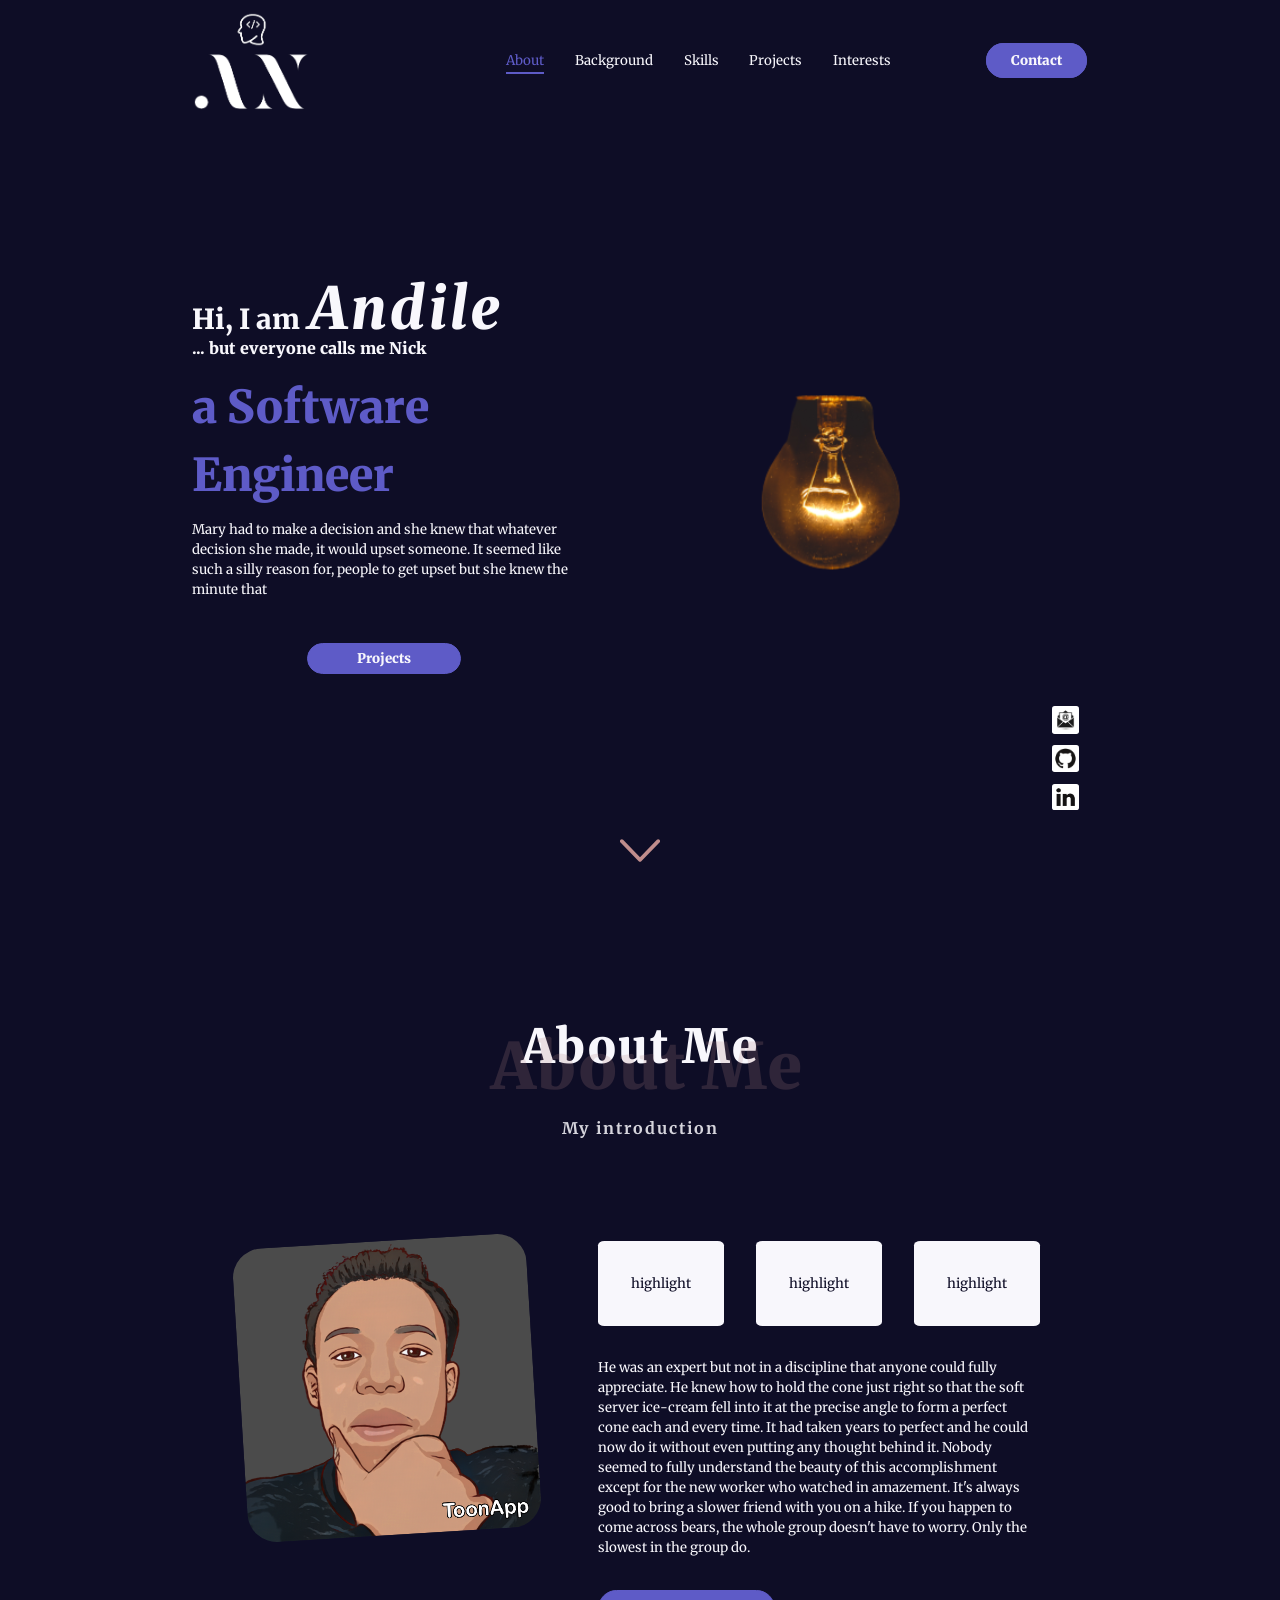
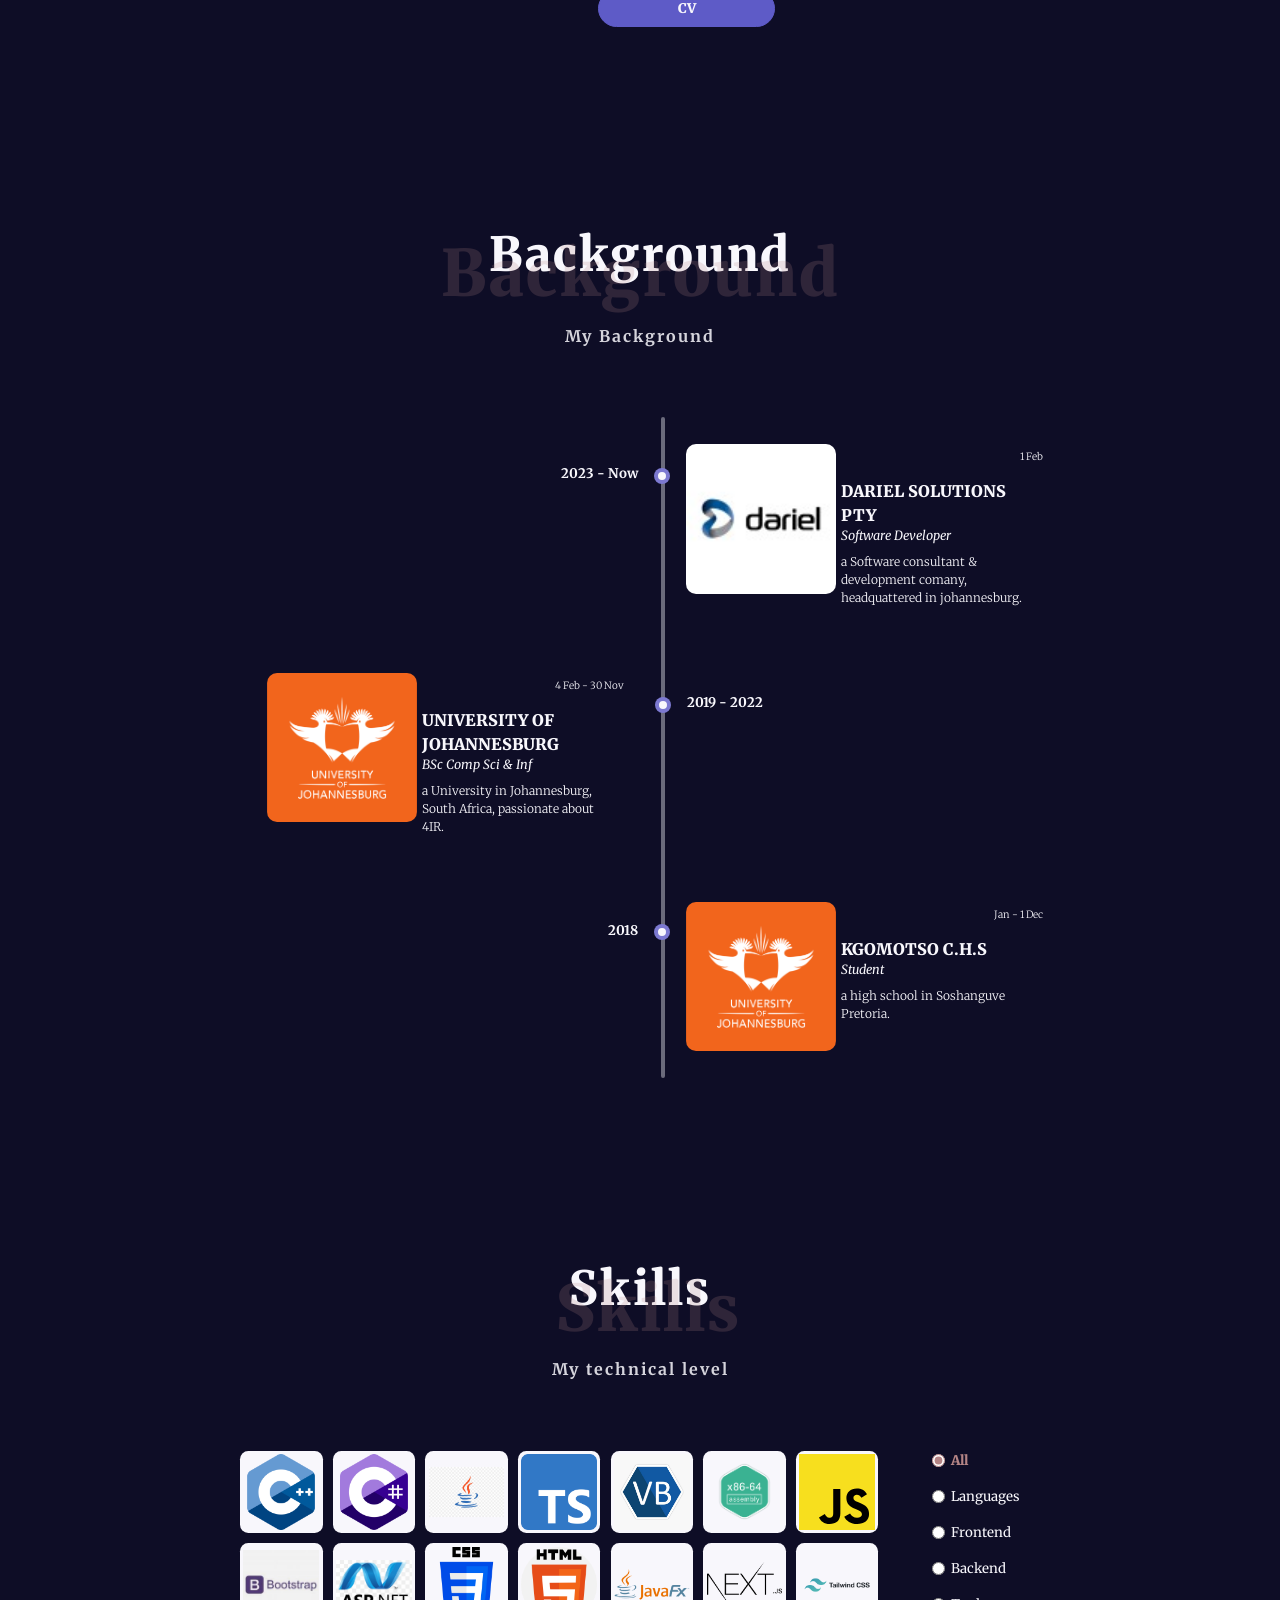
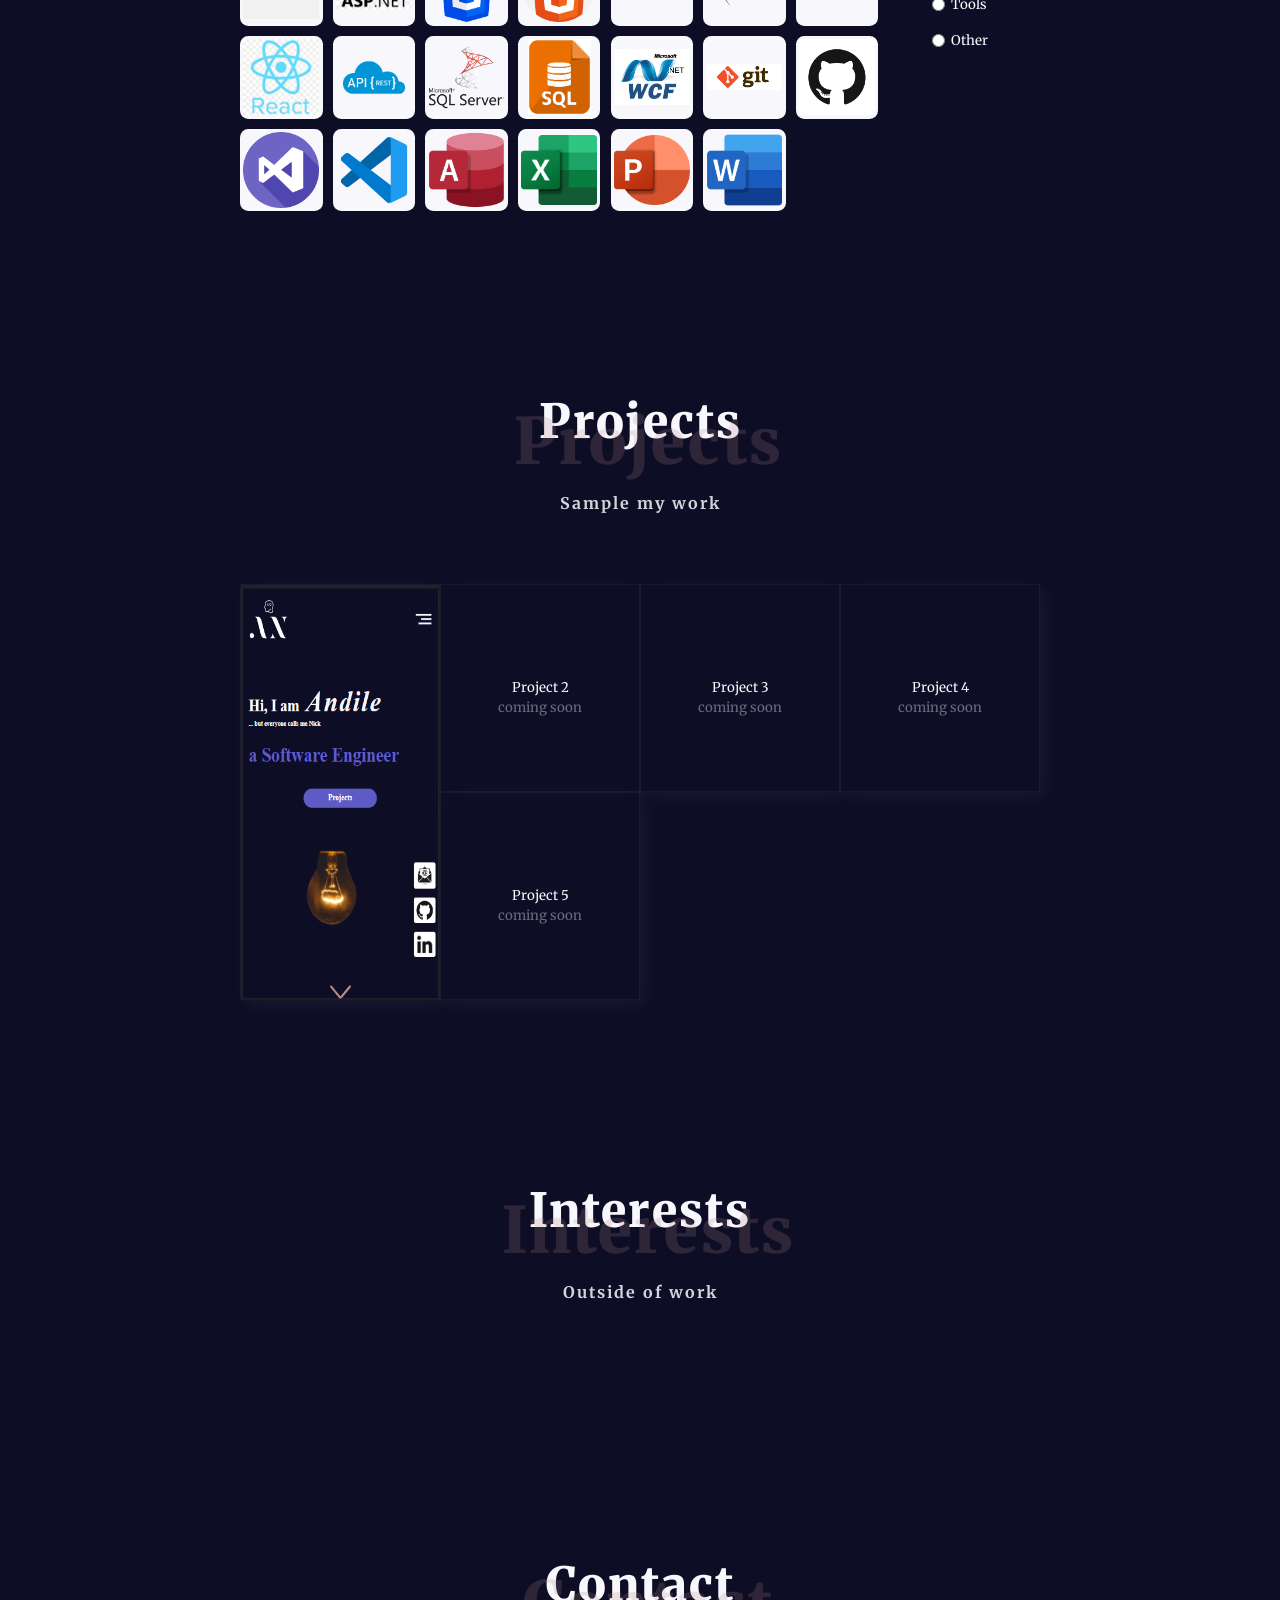
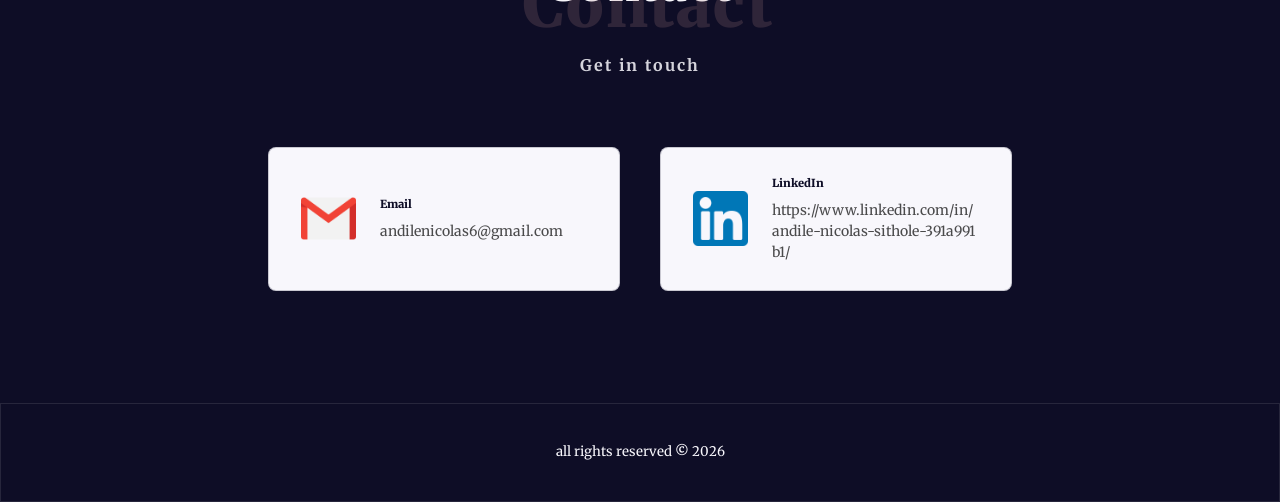
<file: index.html>
<!DOCTYPE html>
<html lang="en">
  <head>
    <meta charset="UTF-8" />
    <meta http-equiv="X-UA-Compatible" content="IE=edge,chrome=1" />
    <meta name="viewport" content="width=device-width, initial-scale=1.0" />
    <link rel="preconnect" href="https://fonts.googleapis.com" />
    <link rel="preconnect" href="https://fonts.gstatic.com" crossorigin />
    <link
      href="https://fonts.googleapis.com/css2?family=Merriweather:ital,wght@0,300;0,400;0,700;0,900;1,300;1,400;1,700;1,900&display=swap"
      rel="stylesheet"
    />
    <link rel="stylesheet" href="./CssReset.css" />
    <link rel="stylesheet" href="./style.css" />
    <title>Portfolio | Sengwayo</title>
  </head>
  <body>
    <section class="container">
      <header>
        <nav>
          <div>
            <a href="#">
              <img src="./images/Logo__2_-removebg-preview.png" class="logo"
            /></a>
          </div>
          <div class="menu-bar-container">
            <span class="menu-bar"></span>
            <span class="menu-close"></span>
          </div>

          <ul>
            <li><a href="#About" class="active-nav-item">About</a></li>
            <li><a href="#Background">Background</a></li>
            <li><a href="#Skills">Skills</a></li>
            <li><a href="#Projects">Projects</a></li>
            <li><a href="#Interests">Interests</a></li>
            <li><a href="#Contact" class="btn">Contact</a></li>
          </ul>
        </nav>

        <section class="hero-section">
          <div>
            <div>
              <p>Hi, I am &ThinSpace;<span>Andile</span></p>
              <span>... but everyone calls me Nick</span>
            </div>
            <span>a Software Engineer</span>
            <p>
              Mary had to make a decision and she knew that whatever decision
              she made, it would upset someone. It seemed like such a silly
              reason for, people to get upset but she knew the minute that
            </p>
            <a href="#Projects" class="btn">Projects</a>
          </div>

          <svg
            xmlns="http://www.w3.org/2000/svg"
            xmlns:xlink="http://www.w3.org/1999/xlink"
            width="1088"
            height="555"
            viewBox="0 0 1088 555"
          >
            <defs>
              <pattern
                id="pattern"
                preserveAspectRatio="xMidYMid slice"
                width="100%"
                height="100%"
                viewBox="0 0 408 612"
              >
                <image
                  width="408"
                  height="612"
                  xlink:href="[data-uri]"
                />
              </pattern>
            </defs>
            <rect
              id="pexels-rahul-716398-removebg-preview"
              width="1088"
              height="555"
              fill="url(#pattern)"
            />
          </svg>

          <div class="Social-links-container">
            <div>
              <a href="mailto:andilenicolas6@gmail.com">
                <img src="./images/Social Icons/email 1.jpg"
              /></a>
            </div>
            <div>
              <a href="https://github.com/andilenicolas">
                <img src="./images/Social Icons/github.png"
              /></a>
            </div>
            <div>
              <a
                href="https://www.linkedin.com/in/andile-nicolas-sithole-391a991b1/"
              >
                <img src="./images/Social Icons/linkedin 3.jpg" />
              </a>
            </div>
          </div>

          <a class="arrow-down" href="#main-content">
            <svg
              xmlns="http://www.w3.org/2000/svg"
              width="80"
              height="45"
              viewBox="0 0 80 45"
            >
              <path
                id="XMLID_225_"
                d="M78.935,76.1a3.559,3.559,0,0,0-5.143,0L40,110.947,6.208,76.1a3.559,3.559,0,0,0-5.143,0,3.833,3.833,0,0,0,0,5.3L37.43,118.9a3.559,3.559,0,0,0,5.142,0L78.935,81.4A3.833,3.833,0,0,0,78.935,76.1Z"
                transform="translate(0 -75)"
                fill="#c08d8c"
              />
            </svg>
          </a>
        </section>
      </header>

      <main id="main-content" class="main-content">
        <!-- About -->
        <section id="About" class="about-section">
          <div class="section-heading about-heading">
            <p>About Me</p>
            <span>My introduction</span>
          </div>

          <div class="about-content">
            <div class="about-image"><img src="./images/profile1.png" /></div>
            <div>
              <div class="about-highlights">
                <div>highlight</div>
                <div>highlight</div>
                <div>highlight</div>
              </div>
              <div>
                He was an expert but not in a discipline that anyone could fully
                appreciate. He knew how to hold the cone just right so that the
                soft server ice-cream fell into it at the precise angle to form
                a perfect cone each and every time. It had taken years to
                perfect and he could now do it without even putting any thought
                behind it. Nobody seemed to fully understand the beauty of this
                accomplishment except for the new worker who watched in
                amazement. It's always good to bring a slower friend with you on
                a hike. If you happen to come across bears, the whole group
                doesn't have to worry. Only the slowest in the group do.
              </div>
              <div class="about-cv"><a href="./docs/CV 2022.pdf" download target="_blank" class="btn">CV</a></div>
            </div>
          </div>
        </section>

        <!-- Background -->
        <section id="Background" class="background-section">
          <div class="section-heading background-heading">
            <p>Background</p>
            <span>My Background</span>
          </div>

          <div class="background-content">
            <div class="background-entry">
              <div class="background-entry-title">2023 - Now</div>
              <div data-entry="dariel" class="background-entry-body">
                <div class="background-entry-body-img">
                  <img
                    src="./images/Background Icons/dariel.jpg"
                    alt="dariel image"
                  />
                </div>
                <div class="background-entry-body-content">
                  <span>1 Feb</span>
                  <div>
                    <p>
                      <span>Dariel Solutions pty</span>
                      <span>Software Developer</span>
                    </p>
                    <p>
                      a Software consultant & development comany, headquattered
                      in johannesburg.
                    </p>
                  </div>
                </div>
              </div>
            </div>

            <div class="background-entry">
              <div class="background-entry-title">2019 - 2022</div>
              <div data-entry="uj" class="background-entry-body">
                <div class="background-entry-body-img">
                  <img src="./images/Background Icons/uj.png" alt="uj image" />
                </div>
                <div class="background-entry-body-content">
                  <span>4 Feb - 30 Nov</span>
                  <div>
                    <p>
                      <span>University of Johannesburg</span>
                      <span>BSc Comp Sci & Inf</span>
                    </p>
                    <p>
                      a University in Johannesburg, South Africa, passionate
                      about 4IR.
                    </p>
                  </div>
                </div>
              </div>
            </div>

            <div class="background-entry">
              <div class="background-entry-title">2018</div>
              <div data-entry="highschool" class="background-entry-body">
                <div class="background-entry-body-img">
                  <img src="./images/Background Icons/uj.png" alt="uj image" />
                </div>
                <div class="background-entry-body-content">
                  <span>Jan - 1 Dec</span>
                  <div>
                    <p>
                      <span>Kgomotso C.H.S</span>
                      <span>Student</span>
                    </p>
                    <p>a high school in Soshanguve Pretoria.</p>
                  </div>
                </div>
              </div>
            </div>
          </div>
        </section>

        <!-- Skills -->
        <section id="Skills" class="skills-section">
          <div class="section-heading skills-heading">
            <p>Skills</p>
            <span>My technical level</span>
          </div>

          <div class="skills-content">
            <div class="skills-list">
              <!--  -->
              <!--  -->
              <!--  -->
              <!-- Languages -->

              <span id="skills-languages">
                <img
                  src="./images/Skill Icons/Language/c++.png"
                  alt="c++ language"
                />
                <label>C++</label>
              </span>

              <span id="skills-languages">
                <img
                  src="./images/Skill Icons/Language/c-sharp 1.png"
                  alt="c# language"
                />
                <label>C#</label>
              </span>

              <span id="skills-languages">
                <img
                  src="./images/Skill Icons/Language/java 1.jpg"
                  alt="java language"
                />
                <label>Java</label>
              </span>

              <span id="skills-languages">
                <img
                  src="./images/Skill Icons/Language/typescript.png"
                  alt="typescript language"
                />
                <label>Type- script</label>
              </span>

              <span id="skills-languages">
                <img
                  src="./images/Skill Icons/Language/vbdotnet.jpg"
                  alt="VB.net language"
                />
                <label>VB.net</label>
              </span>

              <span id="skills-languages">
                <img
                  src="./images/Skill Icons/Language/x86 assembly.png"
                  alt="X86 Assembly language"
                />
                <label>X86 Assembly</label>
              </span>

              <span id="skills-languages">
                <img
                  src="./images/Skill Icons/Language/javascript.svg"
                  alt="javascript language"
                />
                <label>Java- script</label>
              </span>

              <!--  -->
              <!--  -->
              <!--  -->
              <!-- Frontend -->
              <span id="skills-frontend">
                <img
                  src="./images/Skill Icons/Frontend/bootstrap 4.jpg"
                  alt="bootstrap frontend"
                />
                <label>Boot- strap</label>
              </span>

              <span id="skills-frontend">
                <img
                  src="./images/Skill Icons/Frontend/aspdotnet.png"
                  alt="asp.net frontend"
                />
                <label>Asp.net</label>
              </span>

              <span id="skills-frontend">
                <img
                  src="./images/Skill Icons/Frontend/css.png"
                  alt="css frontend"
                />
                <label>Css</label>
              </span>

              <span id="skills-frontend">
                <img
                  src="./images/Skill Icons/Frontend/html.png"
                  alt="html frontend"
                />
                <label>Html</label>
              </span>

              <span id="skills-frontend">
                <img
                  src="./images/Skill Icons/Frontend/JavaFX.png"
                  alt="javafx frontend"
                />
                <label>JavaFx</label>
              </span>

              <span id="skills-frontend">
                <img
                  src="./images/Skill Icons/Frontend/nextjs 2.png"
                  alt="nextjs frontend"
                />
                <label>NextJs</label>
              </span>

              <span id="skills-frontend">
                <img
                  src="./images/Skill Icons/Frontend/tailwindcss.png"
                  alt="tailwindcss frontend"
                />
                <label>Tailwind css</label>
              </span>

              <span id="skills-frontend">
                <img
                  src="./images/Skill Icons/Frontend/reactjs 2.png"
                  alt="reactjs frontend"
                />
                <label>ReactJs</label>
              </span>

              <!--  -->
              <!--  -->
              <!--  -->
              <!-- Backend -->

              <span id="skills-backend">
                <img
                  src="./images/Skill Icons/Backend/rest api.png"
                  alt="rest api backend"
                />
                <label>.net Api</label>
              </span>

              <span id="skills-backend">
                <img
                  src="./images/Skill Icons/Backend/sql server.png"
                  alt="sql server backend"
                />
                <label>Sql Server</label>
              </span>

              <span id="skills-backend">
                <img
                  src="./images/Skill Icons/Backend/sql.jpg"
                  alt="sql backend"
                />
                <label>Sql</label>
              </span>

              <span id="skills-backend">
                <img
                  src="./images/Skill Icons/Backend/wcf service.png"
                  alt="wcf service backend"
                />
                <label>Wcf Service</label>
              </span>

              <!--  -->
              <!--  -->
              <!--  -->
              <!-- Tools -->

              <span id="skills-tools">
                <img src="./images/Skill Icons/Tools/git.png" alt="git tool" />
                <label>Git</label>
              </span>

              <span id="skills-tools">
                <img
                  src="./images/Skill Icons/Tools/github.png"
                  alt="github tool"
                />
                <label>Github</label>
              </span>

              <span id="skills-tools">
                <img
                  src="./images/Skill Icons/Tools/visual studio.png"
                  alt="vs studio tool"
                />
                <label>Vs Studio</label>
              </span>

              <span id="skills-tools">
                <img
                  src="./images/Skill Icons/Tools/vscode 2.png"
                  alt="vs code tool"
                />
                <label>Vs Code</label>
              </span>

              <!--  -->
              <!--  -->
              <!--  -->
              <!-- Other -->

              <span id="skills-other">
                <img
                  src="./images/Skill Icons/Other/access.png"
                  alt="access other"
                />
                <label>Ms Access</label>
              </span>

              <span id="skills-other">
                <img
                  src="./images/Skill Icons/Other/excel.png"
                  alt="excel other"
                />
                <label>Ms Excel</label>
              </span>

              <span id="skills-other">
                <img
                  src="./images/Skill Icons/Other/powerpoint.png"
                  alt="powerpoint other"
                />
                <label>Ms ppt</label>
              </span>

              <span id="skills-other">
                <img
                  src="./images/Skill Icons/Other/word.png"
                  alt="word other"
                />
                <label>Ms Word</label>
              </span>
            </div>

            <div class="skills-nav">
              <span data-skills="All">
                <input
                  type="radio"
                  checked
                  aria-checked="true"
                  id="skills-all"
                />
                <label for="skills-all">All</label>
              </span>
              <span>
                <input type="radio" id="skills-languages" />
                <label for="skills-languages">Languages</label>
              </span>
              <span>
                <input type="radio" id="skills-frontend" />
                <label for="skills-frontend">Frontend</label>
              </span>
              <span>
                <input type="radio" id="skills-backend" />
                <label for="skills-backend">Backend</label>
              </span>
              <span>
                <input type="radio" id="skills-tools" />
                <label for="skills-tools">Tools</label>
              </span>
              <span>
                <input type="radio" id="skills-other" />
                <label for="skills-other">Other</label>
              </span>
            </div>
          </div>
        </section>

        <!-- Projects -->
        <section id="Projects" class="projects-section">
          <div class="section-heading projects-heading">
            <p>Projects</p>
            <span>Sample my work</span>
          </div>

          <div class="projects-content">
            <div class="projects-project">
              <img
                src="./images/Projects/web_portfolio.png"
                alt="web_portfolio project"
              />

              <div>Project 1</div>
            </div>
            <div class="projects-project">
              <p>Project 2</p>
              <p style="position: absolute; margin-top: 40px; opacity: 0.4">
                coming soon
              </p>
            </div>
            <div class="projects-project">
              <p>Project 3</p>
              <coming style="position: absolute; margin-top: 40px; opacity: 0.4">coming soon</p>
            </div>
            <div class="projects-project">
              <p>Project 4</p>
              <p style="position: absolute; margin-top: 40px; opacity: 0.4">
                coming soon
              </p>
            </div>
            <div class="projects-project">
              <p>Project 5</p>
              <p style="position: absolute; margin-top: 40px; opacity: 0.4">
                coming soon
              </p>
            </div>
          </div>
        </section>

        <!-- Interests -->
        <section id="Interests" class="interests-section">
          <div class="section-heading interests-heading">
            <p>Interests</p>
            <span>
              <!-- what grabs my attention -->
              Outside of work
            </span>
          </div>

          <div class="interests-content"></div>
        </section>

        <!-- Contact -->
        <section id="Contact" class="contact-section">
          <div class="section-heading contact-heading">
            <p>Contact</p>
            <span>
              <!-- what grabs my attention -->
              Get in touch
            </span>
          </div>

          <div class="contact-content">
            <span>
              <img
                src="./images/Social Icons/email 3.png"
                alt="email address"
              />
              <span>
                <label>Email</label>
                <p>
                  <a href="mailto:andilenicolas6@gmail.com"
                    >andilenicolas6@gmail.com</a
                  >
                </p>
              </span>
            </span>
            <span>
              <img src="./images/Social Icons/linkedin.png" alt="linkedin" />
              <span>
                <label>LinkedIn</label>
                <p>
                  <a
                    href="https://www.linkedin.com/in/andile-nicolas-sithole-391a991b1/"
                  >
                    https://www.linkedin.com/in/andile-nicolas-sithole-391a991b1/
                  </a>
                </p>
              </span>
            </span>
          </div>
        </section>
      </main>

      <footer class="footer-content">
        <script>
          const footer = document.querySelector(".footer-content");
          footer.innerHTML = `<p>all rights reserved <span style="font-weight: 900;">&copy;</span> ${new Date().getFullYear()}</p>`;
        </script>
      </footer>

      <a class="back-to-top" href="#">
        <!-- <img
          src="./images/arrow-thin-chevron-right-icon.svg"
          alt="back to top"
        /> -->

        <svg xmlns="http://www.w3.org/2000/svg" width="20" viewBox="0 0 80 45">
          <path
            id="XMLID_225_"
            d="M78.935,76.1a3.559,3.559,0,0,0-5.143,0L40,110.947,6.208,76.1a3.559,3.559,0,0,0-5.143,0,3.833,3.833,0,0,0,0,5.3L37.43,118.9a3.559,3.559,0,0,0,5.142,0L78.935,81.4A3.833,3.833,0,0,0,78.935,76.1Z"
            transform="translate(0 -75)"
            fill="rgba(248, 247, 252, 0.75)"
          />
        </svg>
      </a>
    </section>

    <section class="modal-section">
      <div class="background-modals">
        <div data-modal="dariel" class="hide-modal">
          <!-- Dariel Modal -->

          <!-- Top -->
          <section class="modal-top">
            <p data-modal="dariel">company</p>
            <span class="btn-close-modal"></span>
          </section>

          <hr data-modal="dariel" class="modal-separator" />

          <!-- Body -->
          <section data-modal="dariel" class="modal-body">
            <div>
              <p data-modal="dariel">Dariel Solutions pty</p>
              <p data-modal="dariel">Software Developer</p>
            </div>
            <p data-modal="dariel">
              My role at the company can be diverse at time, this is mostly when
              i fill shoes belong to a fontend, backend, team leader & player.
              <br />
              <br />
              Daily duties mostly include writing & run test cases, modules, fix
              bugs, communicate with both the team and client representatives.
            </p>
          </section>

          <!-- Bottom -->
          <section class="modal-bottom">
            <a
              data-modal="dariel"
              href="https://dariel.co.za"
              target="_blank"
              rel="noopener noreferrer"
            >
              Website
            </a>
          </section>
        </div>
        <div data-modal="uj" class="hide-modal">
          <!-- UJ Modal -->

          <!-- Top -->
          <section class="modal-top">
            <p data-modal="uj">university</p>
            <span class="btn-close-modal"></span>
          </section>

          <hr data-modal="uj" class="modal-separator" />

          <!-- Body -->
          <section data-modal="uj" class="modal-body">
            <div>
              <p data-modal="uj">University Of Johannesburg</p>
              <p data-modal="uj">BSc Comp Sci & Inf</p>
            </div>
            <p data-modal="uj">
              My role at the company can be diverse at time, this is mostly when
              i fill shoes belong to a fontend, backend, team leader & player.
              <br />
              <br />
              Daily duties mostly include writing & run test cases, modules, fix
              bugs, communicate with both the team and client representatives.
            </p>
          </section>

          <!-- Bottom -->
          <section class="modal-bottom">
            <a
              data-modal="uj"
              href="https://uj.co.za"
              target="_blank"
              rel="noopener noreferrer"
            >
              Website
            </a>
          </section>
        </div>
        <div data-modal="highschool" class="hide-modal">
          <!-- HighSchool Modal -->

          <!-- Top -->
          <section class="modal-top">
            <p data-modal="highschool">school</p>
            <span class="btn-close-modal"></span>
          </section>

          <hr data-modal="highschool" class="modal-separator" />

          <!-- Body -->
          <section class="modal-body">
            <div>
              <p data-modal="highschool">Kgomotso C.H.S</p>
              <p data-modal="highschool">Student (Metric)</p>
            </div>
            <p data-modal="highschool">
              My role at the company can be diverse at time, this is mostly when
              i fill shoes belong to a fontend, backend, team leader & player.
              <br />
              <br />
              Daily duties mostly include writing & run test cases, modules, fix
              bugs, communicate with both the team and client representatives.
            </p>
          </section>

          <!-- Bottom -->
          <!-- <section class="modal-bottom">
            <a
              data-modal="highschool"
              href="https://highschool.co.za"
              target="_blank"
              rel="noopener noreferrer"
            >
              Website
            </a>
          </section> -->
        </div>
      </div>
    </section>
  </body>

  <script type="text/javascript" src="./Script.js"></script>
</html>
</file>
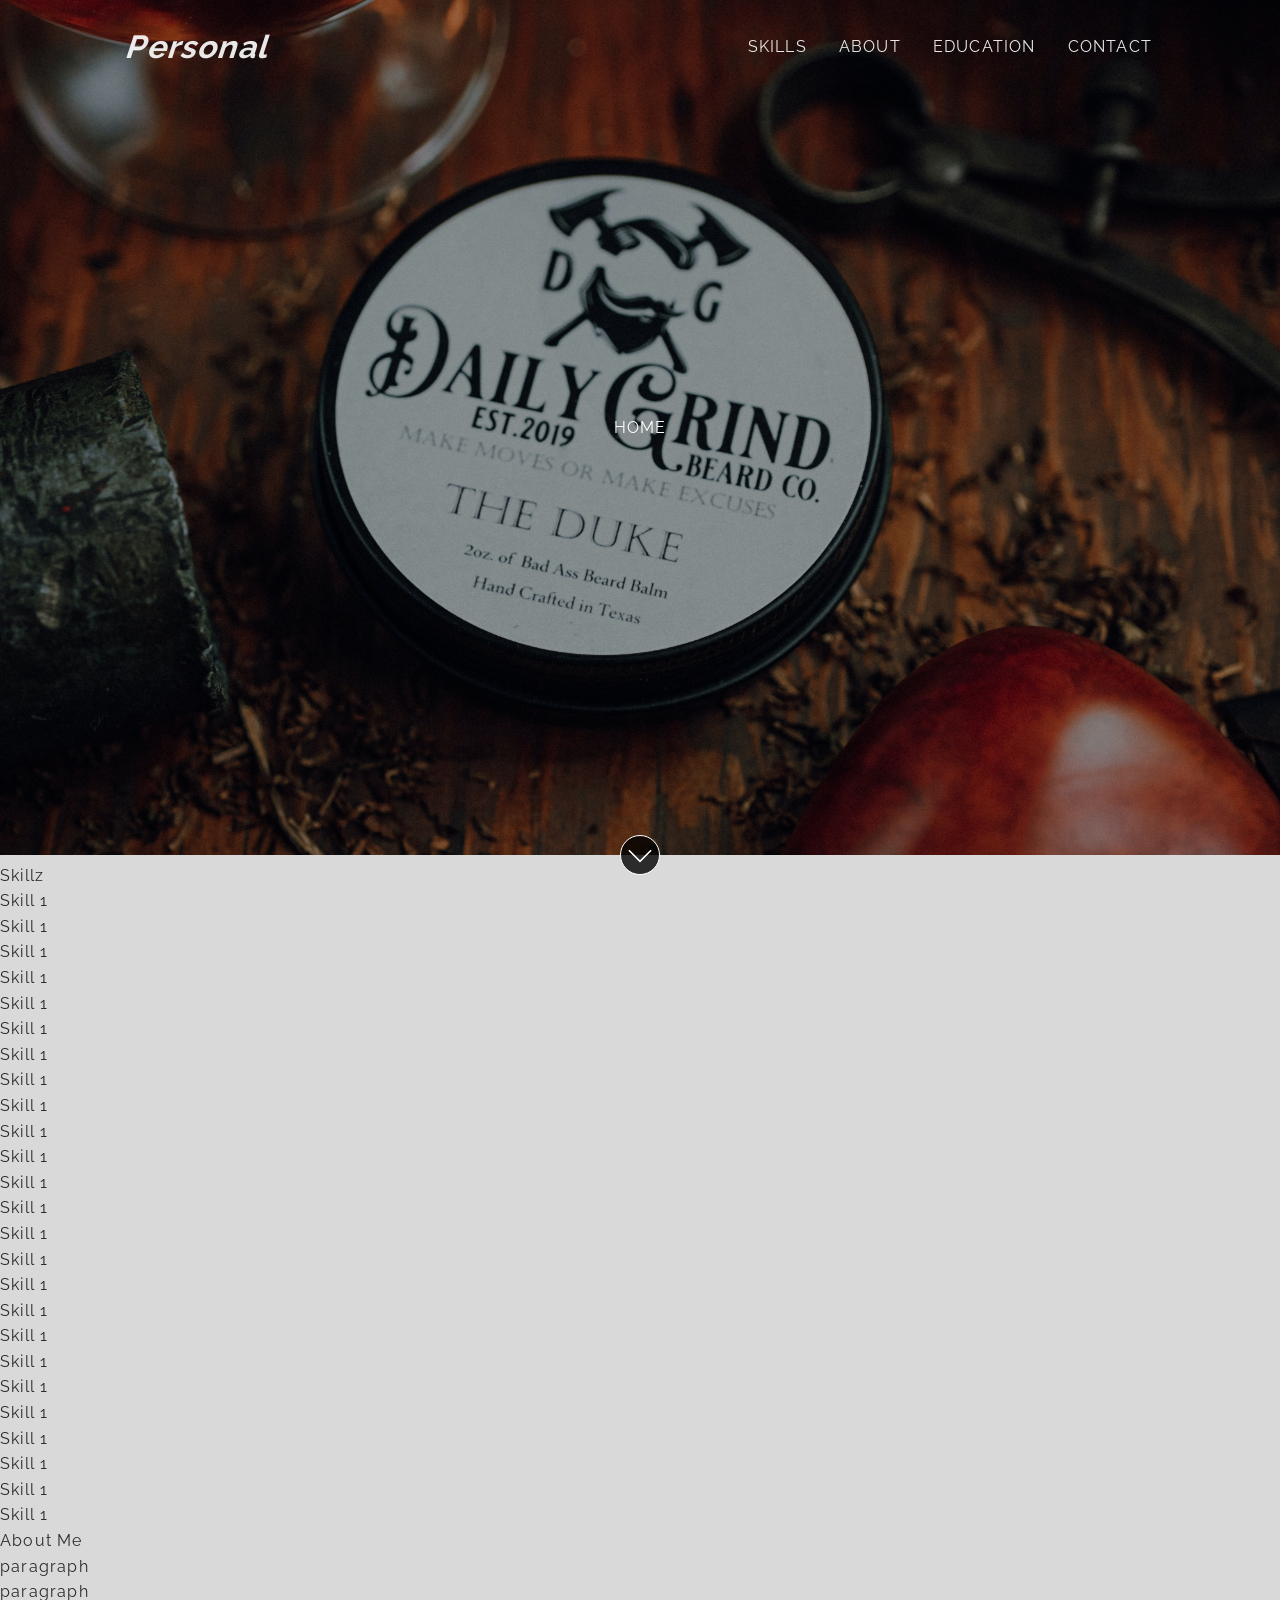
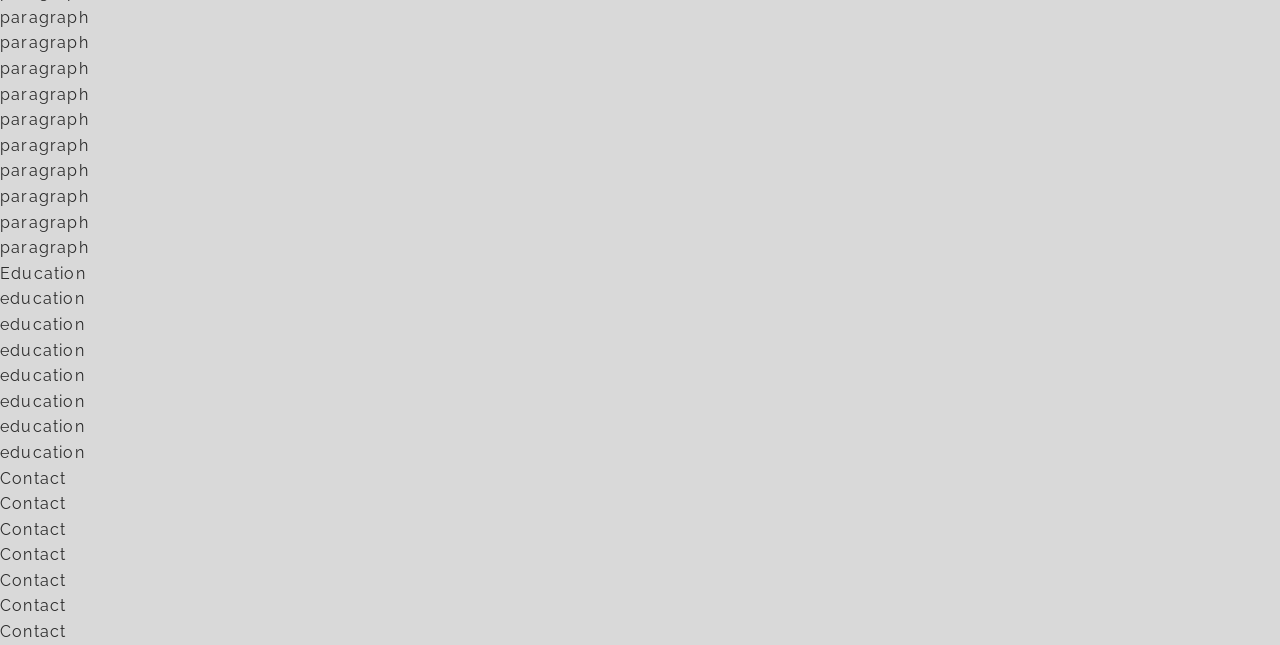
<file: public/portfolio.html>
<!DOCTYPE html>
<html lang="en">
  <head>
    <meta charset="UTF-8" />
    <meta http-equiv="X-UA-Compatible" content="IE=edge,chrome=1" />
    <meta name="viewport" content="width=device-width, initial-scale=1.0" />
    <link rel="stylesheet" href="./style.css" />
    <title>Web Portfolio | SENGWAYO</title>
  </head>

  <!-- Start Body -->
  <body class="portfolio--container">
    <!-- background image -->
    <div class="portfolio--bg--overlay">
      <!-- Start Arrow -->
      <a
        href="#portfolio--main"
        class="portfolio--downward--chevron--container"
      >
        <svg
          class="portfolio--downward--chevron"
          xmlns="http://www.w3.org/2000/svg"
          className="h-6 w-6"
          fill="none"
          viewBox="0 0 24 24"
          stroke="currentColor"
          strokeWidth="{2}"
        >
          <path
            style="color: white"
            strokeLinecap="round"
            strokeLinejoin="round"
            d="M19 9l-7 7-7-7"
          />
        </svg>
      </a>
      <!-- End Arrow -->
    </div>
    <img
      class="portfolio--bg--image"
      src="./images/lance-reis-RPxFWjrsC7c-unsplash.jpg"
    />

    <section class="portfolio--hero--section">HOME</section>

    <!-- Start Header, Hero & Navigation -->
    <header id="portfolio--header" class="portfolio--header">
      <a href="#" class="portfolio--heading">Personal</a>

      <input
        type="checkbox"
        id="portfolio--menu--bar--checkbox"
        class="portfolio--menu--bar--checkbox"
      />

      <div class="portfolio--menu--bar">
        <label
          for="portfolio--menu--bar--checkbox"
          class="portfolio--menu--bar--label"
        >
          <span></span>
        </label>
      </div>

      <nav>
        <ul id="portfolio--nav">
          <li><a href="#portfolio--skills">Skills</a></li>
          <li><a href="#portfolio--about">About</a></li>
          <li><a href="#portfolio--education">Education</a></li>
          <li><a href="#portfolio--contact">Contact</a></li>
        </ul>
      </nav>
    </header>
    <!-- End Header, Hero & Navigator -->

    <!-- Start Main Content -->
    <main id="portfolio--main" class="portfolio--main">
      <section id="portfolio--skills" class="portfolio--skills">
        Skillz
        <div>Skill 1</div>
        <div>Skill 1</div>
        <div>Skill 1</div>
        <div>Skill 1</div>
        <div>Skill 1</div>
        <div>Skill 1</div>
        <div>Skill 1</div>
        <div>Skill 1</div>
        <div>Skill 1</div>
        <div>Skill 1</div>
        <div>Skill 1</div>
        <div>Skill 1</div>
        <div>Skill 1</div>
        <div>Skill 1</div>
        <div>Skill 1</div>
        <div>Skill 1</div>
        <div>Skill 1</div>
        <div>Skill 1</div>
        <div>Skill 1</div>
        <div>Skill 1</div>
        <div>Skill 1</div>
        <div>Skill 1</div>
        <div>Skill 1</div>
        <div>Skill 1</div>
        <div>Skill 1</div>
      </section>
      <section id="portfolio--about" class="portfolio--about">
        About Me

        <div>paragraph</div>
        <div>paragraph</div>
        <div>paragraph</div>
        <div>paragraph</div>
        <div>paragraph</div>
        <div>paragraph</div>
        <div>paragraph</div>
        <div>paragraph</div>
        <div>paragraph</div>
        <div>paragraph</div>
        <div>paragraph</div>
        <div>paragraph</div>
      </section>
      <section id="portfolio--education" class="portfolio--education">
        Education
        <div>education</div>
        <div>education</div>
        <div>education</div>
        <div>education</div>
        <div>education</div>
        <div>education</div>
        <div>education</div>
      </section>

      <section id="portfolio--contact" class="portfolio--contact">
        <div>Contact</div>
        <div>Contact</div>
        <div>Contact</div>
        <div>Contact</div>
        <div>Contact</div>
        <div>Contact</div>
        <div>Contact</div>
      </section>
    </main>
    <!-- End Main Content -->
  </body>
  <!-- End Body -->

  <script type="text/javascript" src="./script.js"></script>
</html>
</file>
<file: style.css>
:root {
  --clr-primary: 94, 91, 199; /*Button*/
  --clr-secondary: 248, 247, 252; /*Text*/
  --clr-accent: 180, 132, 133; /*Some headings*/
  --clr-background: 14, 13, 38; /*Background*/

  --text-base: 0.833rem;
  --text-lower-base: 0.694rem;
  --text-h6: 1rem;
  --text-h5: 1.2rem;
  --text-h4: 1.44rem;
  --text-h3: 1.728rem;
  --text-h2: 2.074rem;
  --text-h1: 2.942rem;
  --text-lg: 3rem;
  --text-xl: 3.942rem;
  --text-xxl: 4rem;
}

body {
  background-color: rgba(var(--clr-background), 1);
  font-family: "Merriweather", serif;
  color: rgba(var(--clr-secondary), 1);
  font-size: var(--text-base);
  overflow-x: hidden !important;
  position: relative;
}

/* *************************************************************** */
/* *************************************************************** */
/* BUTTON */
/* *************************************************************** */
/* *************************************************************** */

.btn {
  background-color: rgba(var(--clr-primary), 1);
  border: 1px solid rgba(var(--clr-primary), 1);
  color: rgba(var(--clr-secondary), 1);
  text-decoration: none;
  width: 100%;
  height: 100%;
  border-radius: 100px;
  cursor: pointer;
  font-weight: 900;
  position: relative;
}

.btn:hover {
  color: rgba(var(--clr-background), 1);
  background-color: rgba(var(--clr-secondary), 1);
  border: 1px solid rgba(var(--clr-secondary), 1);
}

.btn::before {
  content: "";
  position: absolute;
  inset: 0;
  transform: scaleX(0);
  width: 100%;
  height: 100%;
  background: rgba(var(--clr-primary), 0.4);
  border-radius: 100px;
}

.btn:active::before {
  animation: ripple 180ms cubic-bezier(0.23, 1, 0.32, 1);
}

@keyframes ripple {
  to {
    transform: scaleX(1);
  }
}

/* *************************************************************** */
/* *************************************************************** */
/* BACK TO TOP */
/* *************************************************************** */
/* *************************************************************** */

.back-to-top {
  position: fixed;
  display: none;
  bottom: 8%;
  right: 3%;
  background-color: rgba(var(--clr-accent), 1);
  padding: 0.815rem 0.312rem;
  border-radius: 2px;
  opacity: 1;
}

.back-to-top > svg {
  width: 20px;
  height: 18px;
  rotate: -180deg;
  color: rgba(var(--clr-secondary), 1);
}

@media only screen and (min-width: 700px) {
  .back-to-top {
    bottom: 5%;
    right: 7.5%;
    opacity: 0.5;
  }

  .back-to-top:hover {
    opacity: 1;
  }
}

/* *************************************************************** */
/* *************************************************************** */
/* MENU */
/* *************************************************************** */
/* *************************************************************** */

.menu-bar-container {
  height: 100%;
  display: flex;
  align-items: center;
  justify-content: end;
  z-index: 1100;
}

.menu-bar,
.menu-close {
  cursor: pointer;
}

.menu-bar,
.menu-bar::after,
.menu-bar::before {
  display: block;
  background: rgba(var(--clr-secondary), 1);
  height: 2.5px;
}

.menu-close,
.menu-close::after,
.menu-close::before {
  background: rgba(var(--clr-accent), 1);
  height: 2.5px;
}

.menu-bar,
.menu-close {
  position: relative;
  width: 25px;
  rotate: 180deg;
  margin-top: 14px;
  animation: menu-bar-close-animation 2000ms cubic-bezier(0.23, 1, 0.32, 1);
}

.menu-close {
  display: none;
  width: 0px;
}

.menu-bar::after,
.menu-bar::before,
.menu-close::after,
.menu-close::before {
  content: "";
  position: absolute;
  inset-inline: 0;
  animation: menu-bar-close-animation 2000ms cubic-bezier(0.23, 1, 0.32, 1);
}

@keyframes menu-bar-close-animation {
  from {
    opacity: 0.3;
    transform: translateX(-100%);
  }

  20% {
    font-size: 140%;
  }

  50% {
    opacity: 0.5;
  }

  to {
    opacity: 1;
    transform: translateX(0%);
  }
}

.menu-bar::before,
.menu-close::before {
  bottom: -14px;
  width: 30px;
}

.menu-bar::after {
  bottom: -7px;
  width: 20px;
}

.menu-close::before {
  rotate: 135deg;
  top: 0px;
}
.menu-close::after {
  bottom: 0px;
  width: 30px;
  rotate: -135deg;
}

/* *************************************************************** */
/* *************************************************************** */
/* HEADER &  LOGO */
/* *************************************************************** */
/* *************************************************************** */

.logo {
  width: 75px;
}

header {
  width: 100%;
  height: 100vh;
  position: relative;
}

header > nav {
  width: 100%;
  height: 100px;
  padding: 3% 3%;
  position: fixed;
  top: 0;
  inset-inline: 0;
  z-index: 999;
  display: flex;
  justify-content: space-between;
  align-items: center;
  background-color: rgba(var(--clr-background), 1);
}

header > nav > ul {
  position: fixed;
  z-index: 1000;
  top: 0;
  left: 0;
  width: 100%;
  height: 101vh;
  padding: 100px 3% 10% 3%;
  display: none;
  place-items: center;
  list-style: none;
  /* background: rgba(0, 0, 0, 0.8); */
  /* background: linear-gradient(
    rgba(0, 0, 0, 0.1),
    rgba(0, 0, 0, 0.6),
    rgba(0, 0, 0, 0.7),
    rgba(0, 0, 0, 0.6),
    rgba(0, 0, 0, 0.7),
    rgba(0, 0, 0, 0.9),
    rgba(0, 0, 0, 1)
  ); */
  /* backdrop-filter: blur(100px); */
  background-color: rgba(var(--clr-background), 0.8);
  backdrop-filter: blur(100px);
  animation: menu-animation 1700ms cubic-bezier(0.23, 1, 0.32, 1);
}

@keyframes menu-animation {
  from {
    opacity: 0.3;
    transform: translateX(100%);
  }

  20% {
    font-size: 140%;
  }

  50% {
    opacity: 0.5;
  }

  80% {
    transform: translateX(-10%);
  }

  to {
    opacity: 1;
    transform: translateX(0%);
  }
}

header > nav > ul > li > a {
  position: relative;
  text-decoration: none;
  color: rgba(var(--clr-secondary), 1);
  font-size: var(--text-h5);
  /* animation: menu-items-animation 2000ms cubic-bezier(0.23, 1, 0.32, 1); */
}

/* @keyframes menu-items-animation {
  from {
    opacity: 0.3;
    transform: translateX(-200%);
  }

  80% {
    opacity: 0.8;
    transform: translateX(-200%);
  }

  to {
    opacity: 0.9;
    transform: translateX(0%);
  }
} */

header > nav > ul > li > a:hover,
.active-nav-item {
  color: rgba(var(--clr-primary), 1);
}

header > nav > ul > li:not(:last-child) > a::after {
  content: "";
  position: absolute;
  inset-inline: 0;
  bottom: -5px;
  background: rgba(var(--clr-primary), 1);
  height: 2px;
  transform-origin: center;
  transform: scale(0, 1); /* X, Y */
}

header > nav > ul > li > a:hover::after,
header > nav > ul > li > a.active-nav-item::after {
  transform: scale(1, 1); /* X, Y */
  transition: transform 250ms ease-in-out 150ms;
}

header > nav > ul > li:last-child > a {
  padding: 0.5rem 1.5rem;
}

/* *************************************************************** */
/* *************************************************************** */
/* HERO SECTION */
/* *************************************************************** */
/* *************************************************************** */

.hero-section {
  /* width: 100%;
  height: 100%;
  padding: 0% 3%;
  padding-top: 40%;
  display: grid;
  place-items: center; */
  /* grid-template-columns: 1.5fr 1fr; */
  /* grid-template-columns: 1fr;
  position: relative; */
  /* background-color: red; */
  position: relative;
  width: 100%;
  height: 90%;
  top: 80px;
  padding: 3% 3%;
  /* display: grid;
  place-items: center; */
  display: flex;
  flex-direction: column;
  justify-content: center;
  align-items: center;
}

.hero-section > div {
  width: 100%;
  display: flex;
  flex-direction: column;
  /* gap: 1.125rem; */
  gap: 0.875rem;
}

.hero-section > div > div {
  /* Heading */
  font-size: var(--text-h3);
  line-height: 1.5rem;
  font-weight: 900;
}

.hero-section > div > div > p > span {
  font-size: var(--text-h1) !important;
  /* text-decoration: underline 2.5px; */
  font-style: italic;
  letter-spacing: 0.2rem;
  font-weight: 900;
  animation: my-name 10500ms cubic-bezier(0.23, 1, 0.32, 1);
}

@keyframes my-name {
  from {
    opacity: -0.5;
  }

  to {
    opacity: 1;
  }
}

.hero-section > div > div > span {
  /* Sub-Heading */
  font-size: var(--text-lower-base);
}

.hero-section > div > span {
  /* Role */
  color: rgba(var(--clr-primary), 1);
  font-size: var(--text-h2) !important;
  font-weight: 900;
  animation: my-role 10500ms cubic-bezier(0.23, 1, 0.32, 1);
}

@keyframes my-role {
  from {
    opacity: 0;
  }

  10% {
    opacity: 0;
  }

  to {
    opacity: 1;
  }
}

.hero-section > div > p {
  /* Paragraph */
  display: none;
}

.hero-section > div > a {
  /* Button - Projects */
  width: 40%;
  margin-top: 1rem;
  margin-inline: auto;
  text-align: center;
  padding-top: 0.275rem;
  padding-bottom: 0.275rem;
}

.hero-section > svg:not(:last-child) {
  display: flex;
  justify-content: center;
  align-items: center;
  height: 40%;
  width: 90%;
  margin-inline: auto;
}

.arrow-down {
  /* position: absolute;
  inset-inline: 0;
  margin-inline: auto;
  bottom: 20px; */
  /* width: 40px;
  height: 22.5px; */
  position: absolute;
  inset-inline: 0;
  margin-inline: auto;
  bottom: 22.5px;
  width: 40px;
  height: 22.5px;
}

.Social-links-container {
  position: absolute;
  right: 0;
  bottom: 0;
  top: 0;
  padding-inline: 1%;
  max-width: 50px;
  display: flex;
  flex-direction: column;
  align-items: flex-end;
  justify-content: end;
  padding-bottom: 80px;
}

.Social-links-container > div > a > img {
  border-radius: 10%;
}

.Social-links-container > div > a > img:hover {
  scale: 115%;
  rotate: 30deg;
  transition: all ease-in 200ms;
}

@media only screen and (min-width: 700px) {
  .logo {
    width: 116px;
    height: 98px;
  }

  .menu-bar,
  .menu-bar::after,
  .menu-bar::before,
  .menu-close,
  .menu-close::after,
  .menu-close::before {
    display: none;
  }

  header > nav {
    /* width: 100%;
    height: 100px; */
    padding: 60px 15%;
    /* position: fixed;
    inset-inline: 0;
    z-index: 999;
    display: flex;
    justify-content: space-between;
    align-items: center;

    background-color: rgba(var(--clr-background), 1); */
  }

  header > nav > ul {
    position: relative;
    display: flex;
    justify-content: space-between;
    align-items: center;
    list-style: none;
    padding: 0;
    height: 100px;
    width: 65%;
    background: none;
    backdrop-filter: none;
    animation: menu-animation 1700ms cubic-bezier(0.23, 1, 0.32, 1);
  }

  @keyframes menu-animation {
    from {
      opacity: 0.3;
      transform: translateX(100%);
    }

    20% {
      font-size: 140%;
    }

    50% {
      opacity: 0.5;
    }

    /* 80% {
      transform: translateX(-10%);
    } */

    to {
      opacity: 1;
      transform: translateX(0%);
    }
  }

  header > nav > ul > li > a {
    /* position: relative;
    text-decoration: none;
    color: rgba(var(--clr-secondary), 1); */
    font-size: var(--text-base);
    animation: none;
  }

  header > nav > ul > li > a:hover,
  .active-nav-item {
    color: rgba(var(--clr-primary), 1);
  }

  header > nav > ul > li:not(:last-child) > a::after {
    content: "";
    position: absolute;
    inset-inline: 0;
    bottom: -5px;
    background: rgba(var(--clr-primary), 1);
    height: 2px;
    transform-origin: center;
    transform: scale(0, 1); /* X, Y */
  }

  header > nav > ul > li > a:hover::after,
  header > nav > ul > li > a.active-nav-item::after {
    /* X, Y */
    transform: scale(1, 1);
    transition: transform 250ms ease-in-out 150ms;
  }

  header > nav > ul > li:last-child {
    margin-left: 4rem;
  }
  /* 
  header > nav > ul > li:last-child > a {
    padding: 0.5rem 1.5rem;
  } */

  .hero-section {
    width: 70%;
    height: 90%;
    margin-inline: auto;
    padding: 0;
    display: grid;
    place-items: center;
    grid-template-columns: 1.5fr 2fr;
    position: relative;
  }

  /*  */

  .hero-section > div {
    width: 100%;
    display: flex;
    flex-direction: column;
    gap: 0.715rem;
  }

  .hero-section > div > div {
    /* Heading */
    font-size: var(--text-h3);
    font-weight: 900;
    /* line-height: 2.125rem; */
    line-height: 1.575rem;
  }

  .hero-section > div > div > p > span {
    font-size: 3.635rem !important;
    /* text-decoration: underline 2.5px; */
    font-style: italic;
    /* letter-spacing: 0.2rem; */
    font-weight: 900;
  }

  .hero-section > div > div > span {
    /* Sub-Heading */
    font-size: var(--text-h6);
  }

  .hero-section > div > span {
    /* Role */
    width: 105%;
    color: rgba(var(--clr-primary), 1);
    font-size: 2.835rem !important;
    font-weight: 900;
  }

  .hero-section > div > p {
    /* Paragraph */
    display: block;
  }

  /*  */

  .hero-section > div > a {
    /* Button - Projects */
    width: 40%;
    margin-top: 2rem;
    margin-inline: auto;
    text-align: center;
    padding-top: 0.275rem;
    padding-bottom: 0.275rem;
  }

  .hero-section > svg:not(:last-child) {
    margin-left: 3rem;
    margin-top: -3rem;
  }

  .arrow-down {
    position: absolute;
    bottom: 40px;
    width: 40px;
    height: 22.5px;
  }

  .Social-links-container {
    padding-inline: 1%;
    max-width: 45px;
  }
}

/* *************************************************************** */
/* *************************************************************** */
/* MAIN CONTENT */
/* *************************************************************** */
/* *************************************************************** */

.main-content {
  width: 100%;
  margin: 5rem 0rem;
  display: grid;
  gap: 7rem;
}

.main-content > section {
  display: grid;
  gap: 3.5rem;
  padding: 2rem 0rem;
}

/* section content */
.main-content > section > div:last-child {
  padding: 0 1.5rem;
}

@media only screen and (min-width: 700px) {
  .main-content {
    width: 70%;
    margin-inline: auto;
    padding: 0;
    gap: 7rem;
  }

  .main-content > section {
    gap: 3.5rem;
  }

  /* section content */
  .main-content > section > div:last-child {
    padding: 0 3rem;
  }
}

/* *************************************************************** */
/* *************************************************************** */
/* SECTION HEADINGS*/
/* *************************************************************** */
/* *************************************************************** */

.section-heading {
  font-size: var(--text-h1);
  font-weight: 900;
  text-align: center;
  position: relative;
  letter-spacing: 0.125rem;
  width: 100%;
}

.section-heading > span {
  font-size: var(--text-h6);
  opacity: 85%;
  font-weight: lighter;
}

.section-heading::before {
  position: absolute;
  top: 0.375rem;
  right: 0rem;
  left: 1rem;
  font-size: var(--text-xxl);
  opacity: 20%;
  color: rgba(var(--clr-accent), 1);
}

.about-heading::before {
  content: "About Me";
}

.background-heading::before {
  content: "Background";
  top: 0.325rem;
  left: 0rem;
}

.skills-heading::before {
  content: "Skills";
}

.projects-heading::before {
  content: "Projects";
}

.interests-heading::before {
  content: "Interests";
}

.contact-heading::before {
  content: "Contact";
}

/* *************************************************************** */
/* *************************************************************** */
/* ABOUT SECTION */
/* *************************************************************** */
/* *************************************************************** */

.about-content {
  display: grid;
  grid-template-columns: 1fr;
  gap: 4rem;
  /* padding: 0 1.5rem; */
}

.about-image > img {
  border-radius: 10%;
  rotate: -3.5deg;
}

.about-content > div {
  display: grid;
  gap: 2rem;
  width: 100%;
  height: 100%;
}

.about-highlights {
  display: grid;
  grid-template-columns: 1fr 1fr 1fr;
  place-items: center;
  gap: 0.625rem;
}

.about-highlights > div {
  background-color: rgba(var(--clr-secondary), 1);
  width: 100%;
  height: 85px;
  border-radius: 5%;
  color: rgba(var(--clr-background), 1);
  display: flex;
  justify-content: center;
  align-items: center;
}

.about-cv {
  display: flex;
  width: 100%;
  text-align: center;
  justify-content: center;
}

.about-cv > a {
  width: 50%;
  height: 150%;
  display: flex;
  justify-content: center;
  align-items: center;
}

@media only screen and (min-width: 700px) {
  .about-content {
    grid-template-columns: 1fr 1.5fr;
    /* padding: 0 3rem; */
  }

  .about-content > div {
    /* display: grid;
    gap: 2rem;
    width: 100%;
    height: 100%; */
    padding: 2rem 0;
  }

  .about-highlights {
    /* display: grid;
    grid-template-columns: 1fr 1fr 1fr;
    place-items: center; */
    gap: 2rem;
  }

  .about-highlights > div {
    /* background-color: rgba(var(--clr-secondary), 1); */
    /* padding: 1rem 2rem; */
    /* width: 100%;
    height: 85px;
    border-radius: 5%;
    color: rgba(var(--clr-background), 1);
    display: flex;
    justify-content: center;
    align-items: center; */
  }

  .about-cv {
    justify-content: start;
  }

  .about-cv > a {
    width: 40%;
    height: 170%;
  }
}

/* *************************************************************** */
/* *************************************************************** */
/* BACKGROUND SECTION */
/* *************************************************************** */
/* *************************************************************** */

/* background content */

.background-content {
  width: 100%;
  min-height: 60vh;
  padding: 100px 50px;
  position: relative;
  isolation: isolate;
  display: grid;
  gap: 0.365rem;
}

.background-content:before {
  content: "";
  position: absolute;
  top: 0px;
  left: calc(18.5%);
  bottom: 0px;
  width: 4px;
  background: rgba(var(--clr-secondary), 0.4);
  border-radius: 8px;
  z-index: 90;
}

/* background entry */

.background-entry {
  width: 100%;
  position: relative;
  padding: 1.5em 0em;
  display: flex;
  flex-direction: row;
  gap: 1.325rem;
}

/* background entry tilte */

.background-entry-title {
  position: relative;
  padding-top: 7%;
  font-weight: bold;
  min-width: 12.5%;
  max-width: 12.5%;
}

.background-entry-title:before {
  content: "";
  position: absolute;
  width: 16px;
  height: 16px;
  border: 4px solid rgba(var(--clr-primary), 0.8);
  background-color: rgba(var(--clr-secondary), 1);
  border-radius: 100%;
  top: 7%;
  right: -0.9rem;
  z-index: 99;
}

/* background entry body */

.background-entry-body {
  cursor: pointer;
  height: min-content;
  padding-bottom: 15px;
}

.background-entry-body:hover {
  border-radius: 8px;
  box-shadow: 0.3rem 0.3rem 1rem 0 rgba(var(--clr-secondary), 0.1);
}

.background-entry-body:hover .background-entry-body-img > img {
  border-radius: 10px 10px 0px 0px;
}

.background-entry-body-img {
  width: 100%;
  height: 40%;
}

.background-entry-body-img > img {
  width: 100%;
  height: 100%;
  border-radius: 10px;
  object-fit: cover;
  object-position: center;
}

/* background entry body content */

.background-entry-body-content {
  position: relative;
  width: 100%;
  text-align: left;
  margin-top: 8px;
  padding-inline: 0.5em;
}

.background-entry-body-content > span {
  position: absolute;
  top: 0px;
  right: 0.5em;
  font-weight: lighter;
  font-size: 75%;
}

.background-entry-body-content > div {
  width: 100%;
  height: 100%;
  padding-top: 20px;
  display: flex;
  flex-direction: column;
  gap: 0.55em;
}

.background-entry-body-content > div > p {
  display: flex;
  flex-direction: column;
  width: 100%;
}

.background-entry-body-content > div > p > span:first-child {
  font-weight: 900;
  font-size: var(--text-h6);
  text-transform: uppercase;
}

.background-entry-body-content > div > p > span:last-child {
  font-size: 95%;
  font-style: italic;
}

.background-entry-body-content > div > p:last-child {
  font-weight: lighter;
  font-size: 90%;
}

@media only screen and (min-width: 700px) {
  .background-content {
    width: 105%;
    min-height: 60vh;
    padding: 100px 50px;
    position: relative;
    isolation: isolate;
    display: grid;
    gap: 0.765rem;
  }

  .background-content:before {
    content: "";
    position: absolute;
    top: 0px;
    left: calc(49.8%);
    bottom: 0px;
    width: 4px;
    background: rgba(var(--clr-secondary), 0.4);
    border-radius: 8px;
    z-index: 90;
  }

  .background-entry {
    width: 100%;
    position: relative;
    padding: 2em;
    display: flex;
    flex-direction: row;
    gap: 3rem;
  }
  .background-entry:nth-child(even) {
    flex-direction: row-reverse;
  }

  .background-entry:nth-child(odd) > .background-entry-title {
    text-align: right;
  }

  .background-entry:nth-child(even) > .background-entry-title {
    text-align: left;
  }

  .background-entry-title {
    position: relative;
    padding-top: 2.5%;
    width: 50%;
    font-weight: bold;
    min-width: none;
    max-width: none;
  }

  .background-entry-title:before {
    content: "";
    position: absolute;
    width: 16px;
    height: 16px;
    border: 4px solid rgba(var(--clr-primary), 0.8);
    background-color: rgba(var(--clr-secondary), 1);
    border-radius: 100%;
    top: 15%;
    right: -2rem;
    z-index: 99;
  }

  .background-entry:nth-child(even) > .background-entry-title:before {
    right: 0;
    left: -2rem;
  }

  .background-entry-body {
    width: 50%;
    height: 100%;
    padding-right: 15px;
    padding-bottom: 0px;
    cursor: pointer;
  }

  .background-entry-body:hover {
    border-radius: 8px;
    box-shadow: 0.3rem 0.3rem 1rem 0 rgba(var(--clr-secondary), 0.1);
  }

  .background-entry-body:hover .background-entry-body-img > img {
    border-radius: 10px 0px 0px 10px;
  }

  .background-entry-body-img {
    width: 150px;
    height: auto;
    float: left;
  }

  .background-entry-body-img > img {
    width: 100%;
    height: 100%;
    border-radius: 10px;
    object-fit: contain;
    object-position: center;
  }

  .background-entry-body-content {
    position: relative;
    width: 100%;
    text-align: left;
    margin-top: 5px;
    padding-left: 155px;
    height: inherit;
  }

  .background-entry-body-content > span {
    position: absolute;
    top: 0px;
    right: 0px;
    font-weight: lighter;
    font-size: 75%;
  }

  .background-entry-body-content > div {
    width: 100%;
    height: 100%;
    padding-top: 30px;
    display: flex;
    flex-direction: column;
    gap: 0.55em;
  }

  .background-entry-body-content > div > p {
    display: flex;
    flex-direction: column;
    width: 100%;
  }

  .background-entry-body-content > div > p > span:first-child {
    font-weight: 900;
    font-size: var(--text-h6);
    text-transform: uppercase;
  }

  .background-entry-body-content > div > p > span:last-child {
    font-size: 95%;
    font-style: italic;
  }

  .background-entry-body-content > div > p:last-child {
    font-weight: lighter;
    font-size: 90%;
  }
}

/* *************************************************************** */
/* *************************************************************** */
/* SKILLS SECTION */
/* *************************************************************** */
/* *************************************************************** */

.skills-content {
  position: relative;
  width: 100%;
  display: flex;
  flex-direction: column-reverse;
  gap: 2.5rem;
}

/* Skills Nav */

.skills-nav {
  display: flex;
  justify-content: center;
  align-items: center;
  gap: 1rem;
  overflow-x: hidden;
  flex-wrap: nowrap;
}

.skills-nav > span {
  display: flex;
  flex-direction: column;
  justify-content: center;
  align-items: center;
  gap: 0.325rem;
}

.skills-nav > span > input {
  accent-color: rgba(var(--clr-accent), 1);
}

.skills-nav > span > input:checked ~ label {
  color: rgba(var(--clr-accent), 1);
  font-weight: 900;
}

/* Skills List */

.skills-list {
  /* display: flex;
  flex-wrap: wrap;
  gap: 0.4rem;
  justify-content: center; */
  display: grid;
  grid-template-columns: 1fr 1fr 1fr 1fr;
  /* gap: 0.4rem; */
  gap: 1.5vw;
}

.skills-list > span {
  /* width: 72.5px;
  height: 72.5px; */
  width: 100%;
  height: 100%;
  background-color: rgba(var(--clr-secondary), 1);
  display: flex;
  justify-content: center;
  align-items: center;
  padding: 0.215rem;
  border-radius: 10%;
  transition: all 250ms ease-out 0ms;
  position: relative;
}

.skills-list > span > img {
  width: 100%;
  height: 100%;
  object-fit: contain;
}

.skills-list > span > label {
  display: none;
  border: none;
  /* transition: all 250ms ease-out 0ms; */
}

.skills-list > span:hover {
  cursor: pointer;
  transform: rotateY(180deg);
  transition: all 500ms ease-in 250ms;
}

.skills-list > span:hover > label {
  position: absolute;
  inset: -0.5px;
  color: rgba(var(--clr-primary), 1);
  background-color: rgba(var(--clr-background), 0.8);
  font-weight: 700;
  /* font-size: 130%; */
  font-size: 1.6em;
  display: flex;
  flex-wrap: wrap;
  word-wrap: break-word;
  padding: 0.125rem;
  justify-content: center;
  align-items: center;
  text-align: center;
  transform: rotateY(180deg);
  transition: all 500ms ease-in 250ms;
}

/* Large Screens */
@media only screen and (min-width: 700px) {
  .skills-content {
    display: grid;
    grid-template-columns: 5fr 0.8fr;
    gap: 1.25rem;
  }

  .skills-nav {
    flex-direction: column;
    align-items: start;
    justify-content: start;
  }

  .skills-nav > span {
    flex-direction: row;
  }

  .skills-list {
    display: unset;
    grid-template-columns: unset;
    gap: unset;

    display: flex;
    flex-wrap: wrap;
    justify-content: start;
    gap: 0.635rem;
  }

  .skills-list > span {
    width: 82.5px;
    height: 82.5px;
  }
}

/* *************************************************************** */
/* *************************************************************** */
/* PROJECTS SECTION */
/* *************************************************************** */
/* *************************************************************** */

.projects-content {
  width: 100%;
  display: grid;
  grid-template-columns: 1fr 1fr;
  gap: 0;
}

.projects-project:first-child {
  grid-row: 1/3;
  min-height: 20rem;
  max-height: 20rem;
}

.projects-project {
  width: 100%;
  min-height: 10rem;
  max-height: 10rem;
  background-color: rgba(var(--clr-background), 0.8);
  box-shadow: 0.3rem 0.3rem 1rem 0 rgba(var(--clr-secondary), 0.05);
  display: grid;
  place-items: center;
  cursor: pointer;
  position: relative;
  isolation: isolate;
  border: 1px solid rgba(var(--clr-secondary), 0.05);
}

.projects-project > img {
  width: 100%;
  height: 100%;
  object-fit: fill;
  object-position: center;
}

.projects-project > div {
  position: absolute;
  inset: 0;
  background-color: rgba(var(--clr-background), 1);
  opacity: 0;
}

.projects-project > div:hover {
  display: grid;
  place-items: center;
  opacity: 1;
  transition: all ease-in 250ms;
}

/* Large Screens */
@media only screen and (min-width: 700px) {
  .projects-content {
    grid-template-columns: 1fr 1fr 1fr 1fr;
  }

  .projects-project {
    min-height: 13rem;
    max-height: 13rem;
  }

  .projects-project:first-child {
    grid-row: 1/3;
    min-height: 26rem;
    max-height: 26rem;
  }
}

/* *************************************************************** */
/* *************************************************************** */
/* CONTACT SECTION */
/* *************************************************************** */
/* *************************************************************** */

.contact-content {
  display: flex;
  flex-direction: column;
  justify-content: center;
  align-items: center;
  gap: 2.5rem;
  width: 100%;
}

.contact-content > span {
  background-color: rgba(var(--clr-secondary), 1);
  border: 1px solid rgba(var(--clr-background), 0.2);
  border-radius: 8px;
  display: flex;
  justify-content: start;
  align-items: center;
  gap: 1.5rem;
  padding: 2rem;
  width: 20rem;
  height: 9rem;
}

.contact-content > span:hover {
  filter: drop-shadow(0 4px 3px rgba(var(--clr-primary), 0.25))
    drop-shadow(0 2px 2px rgba(var(--clr-primary), 0.15));
}

.contact-content > span > img {
  object-fit: contain;
  width: 55px;
  height: 55px;
}

.contact-content > span > span {
  display: flex;
  flex-direction: column;
  gap: 0.5rem;
}

.contact-content > span > span > label {
  font-weight: 900;
  font-size: var(--text-lower-base);
  color: rgba(var(--clr-background), 1);
}

.contact-content > span > span > p > a {
  color: rgba(0, 0, 0, 0.7);
  font-size: 105%;
  word-wrap: break-word;
  word-break: break-all;
}

/* Large Screens */
@media only screen and (min-width: 700px) {
  .contact-content {
    flex-direction: row;
  }

  .contact-content > span {
    width: 22rem;
  }
}

/* *************************************************************** */
/* *************************************************************** */
/* FOOTER */
/* *************************************************************** */
/* *************************************************************** */

.footer-content {
  background-color: rgba(var(--clr-background), 1);
  width: 100%;
  filter: drop-shadow(0 4px 3px rgb(var(--clr-secondary) / 0.07))
    drop-shadow(0 2px 2px rgb(var(--clr-secondary) / 0.06));
  border: 1px solid rgba(var(--clr-secondary), 0.1);
  padding: 3%;
  text-align: center;
}

/* Large Screens */
@media only screen and (min-width: 700px) {
  .footer-content {
    padding: 3% 15%;
  }
}

/* *************************************************************** */
/* *************************************************************** */
/* MODAL */
/* *************************************************************** */
/* *************************************************************** */

.modal-section {
  position: fixed;
  top: 0;
  width: 100%;
  height: 100%;
  background: rgba(0, 0, 0, 0.4);
  /* background: rgba(var(--clr-secondary), 0.4); */
  backdrop-filter: blur(5px);
  z-index: 999;
  display: none;
}

.modal-section > div {
  width: 100%;
  height: 100%;
  display: grid;
  place-items: center;
  position: relative;
}

.show-modal {
  border-radius: 0.875rem;
  background-color: rgba(var(--clr-secondary), 1);
  box-shadow: 0.4rem 0.4rem 2rem 0 rgba(var(--clr-background), 0.1);
  border: 1px solid rgba(var(--clr-background), 0.1);
  color: rgba(var(--clr-background), 0.95);
  padding: 2em;
  width: 90%;
  min-height: 50%;
  z-index: 99999;
  display: block;
  animation: show-modal-animation 1700ms cubic-bezier(0.23, 1, 0.32, 1);
}

@keyframes show-modal-animation {
  from {
    opacity: 0.2;
    transform: translateX(-100%);
  }

  20% {
    /* font-size: 140%; */
  }

  50% {
    opacity: 0.5;
  }

  to {
    opacity: 1;
    transform: translateX(0%);
  }
}

.hide-modal {
  display: none;
}

/* Modal Top */
.modal-top {
  width: 100%;
  height: 1.25rem;
  position: relative;
  animation: modal-top-animation 3000ms cubic-bezier(0.23, 1, 0.32, 1);
}

@keyframes modal-top-animation {
  from {
    opacity: 0.2;
    transform: translateX(-100%);
  }

  20% {
    font-size: 105%;
  }

  50% {
    opacity: 0.5;
  }

  to {
    opacity: 1;
    transform: translateX(0%);
  }
}

.modal-top > p {
  text-align: center;
  opacity: 0.4;
  font-size: var(--text-lower-base);
}

.btn-close-modal {
  float: right;
  position: relative;
}

.btn-close-modal::after,
.btn-close-modal::before {
  content: "";
  position: absolute;
  right: 0;
  height: 2.5px;
  width: 25px;
  background-color: rgba(var(--clr-background), 1);
  cursor: pointer;
}

.btn-close-modal::after {
  top: -0.7rem;
  rotate: 135deg;
}

.btn-close-modal::before {
  top: -0.7rem;
  rotate: -135deg;
}

.modal-separator {
  margin-top: 0.8rem;
  width: 100%;
  margin-inline: auto;
  height: 0.1px;
  opacity: 0.5;
  border-radius: 5px;
}

.modal-body {
  /* background-color: red; */
  padding: 1.25em 0em;
  display: grid;
  gap: 0.85rem;
  animation: none;
}

.modal-body > div:first-child > p:first-child {
  font-size: var(--text-h3);
}

.modal-body > div:first-child > p:last-child {
  font-size: var(--text-h6);
  font-weight: 900;
}

/* Modal Bottom */

.modal-bottom {
  width: 100%;
}

.modal-bottom > a {
  float: right;
  color: inherit;
  opacity: 0.5;
  cursor: pointer;
  font-style: italic;
}

/* Large Screens */
@media only screen and (min-width: 700px) {
  .modal-section > div {
    width: 70%;
    margin-inline: auto;
  }

  .show-modal {
    width: 55%;
  }
}
</file>
<file: public/style.css>
/* Start Import Fonts */

/* Railway */
@import url("https://fonts.googleapis.com/css2?family=Raleway:ital,wght@0,100;0,200;0,300;0,400;0,500;0,600;0,700;0,800;0,900;1,100;1,200;1,300;1,400;1,500;1,600;1,700;1,800;1,900&display=swap");

/* End Import Fonts */

/* **********************************************************************
   **********************************************************************
   **********************************************************************
   **********************************************************************
   **********************************************************************
*/

/* Start css variables */
:root {
  --bg--color: rgba(0, 0, 0, 0.15);
  --header--bg--color: rgba(0, 0, 0, 0.85);
  --header--navigation--text--color: rgba(255, 255, 255, 0.9);
  --bg--overlay--color--desktop: rgba(0, 0, 0, 0.3);
  --bg--overlay--color--mobile: rgba(0, 0, 0, 0.5);
  --bg--navigation--color--mobile: rgba(0, 0, 0, 0.65);
}
/* End css variables */

/* Start Initialize/reset styling */
*,
*::before,
*::after {
  padding: 0px;
  margin: 0px;
  box-sizing: border-box;
  text-decoration: none;
  font-family: "Raleway", sans-serif;
  line-height: 160%;
  letter-spacing: 1.2px;
  color: rgba(0, 0, 0, 0.8);
}

.portfolio--container {
  height: 100vh;
  width: 100%;
  background-color: var(--bg--color);
  position: relative;
}
/* End Initialize/reset styling */

/* **********************************************************************
   **********************************************************************
   **********************************************************************
   **********************************************************************
   **********************************************************************
   **********************************************************************
   **********************************************************************
   **********************************************************************
   **********************************************************************
   **********************************************************************
*/

/* Start portfolio--header */

.portfolio--bg--overlay {
  background-color: var(--bg--overlay--color--mobile);
  position: absolute;
  top: 0;
  width: 100%;
  height: 50%;
}

.portfolio--bg--image {
  position: relative;
  width: 100%;
  height: 50%;
  object-fit: cover;
  background-repeat: no-repeat;
  background-position: center;
  z-index: -10;
}

.portfolio--downward--chevron--container {
  height: 40px;
  padding: 0px;
  margin: 0px;
  width: 100%;
  text-align: center;
  position: absolute;
  bottom: -20px;
}

.portfolio--downward--chevron {
  background: rgb(0, 0, 0, 0.8);
  border: 1px solid white;
  border-radius: 50%;
  width: 40px;
  height: 40px;
  margin: 0px;
  padding: 0px;
}

.portfolio--hero--section {
  left: 0;
  right: 0;
  top: 0;
  height: 50%;
  position: absolute;
  display: flex;
  justify-content: center;
  align-items: center;
  color: white;
}

.portfolio--header {
  position: fixed;
  top: -2.5px;
  left: 0;
  right: 0;
  padding: 5% 7%;
  padding-bottom: 0px;
  margin-bottom: 0px;
  height: 60px;
  display: flex;
  align-items: center;
  background: var(--bg--overlay--color--mobile);
}

.portfolio--heading,
.portfolio--menu--bar > label > span,
.portfolio--header > nav > ul > li,
.portfolio--header > nav > ul > li > a {
  color: var(--header--navigation--text--color);
}

.portfolio--heading {
  font-weight: 700;
  font-size: x-large;
  height: 60px;
  display: flex;
  align-items: center;
  position: absolute;
  top: -2.5px;
  transform: skewX(-18deg);
  z-index: 999;
}

/* Start Menu Bar */
.portfolio--menu--bar--checkbox {
  display: none;
}

.portfolio--menu--bar--checkbox:checked ~ nav {
  opacity: 1; /* show menu/nav */
  transform: scale(1, 1); /* scale(X, Y) */
  transition: transform 400ms ease-in-out 150ms;
  background: var(--bg--navigation--color--mobile);
}

.portfolio--menu--bar--checkbox:checked
  ~ .portfolio--menu--bar
  > label
  > span::before {
  transform: rotate(-45deg);
  bottom: 0px;
}
.portfolio--menu--bar--checkbox:checked
  ~ .portfolio--menu--bar
  > label
  > span::after {
  transform: rotate(45deg);
  top: 0px;
}

.portfolio--menu--bar--checkbox:checked ~ .portfolio--menu--bar > label > span {
  background: transparent;
}

.portfolio--menu--bar--checkbox:checked ~ .portfolio--menu--bar > label > span {
  width: 10px;
}

.portfolio--menu--bar--checkbox:checked ~ nav li {
  opacity: 1;
  transform: translateX(0px);
  transition: transform 800ms ease-in-out 100ms,
    opacity 1000ms ease-in-out 650ms;
}

.portfolio--menu--bar > label {
  position: absolute;
  top: -2.5px;
  right: 0;
  margin-right: 7%;
  margin-top: 10px;
  height: 40px;
  width: 45px;
  padding-right: 20px;
  padding-left: 9px;
  display: flex;
  align-items: center;
  border: 1.5px solid white;
  border-radius: 7px;
}

.portfolio--menu--bar > label > span,
.portfolio--menu--bar > label > span::before,
.portfolio--menu--bar > label > span::after {
  display: block;
  background: white;
  height: 1.5px;
  width: 15px;
  border-radius: 5px;
  position: relative;
  padding: 0px;
  margin: 0px;
}

.portfolio--menu--bar > label {
  transform: rotate(180deg);
}

.portfolio--menu--bar > label > span::before,
.portfolio--menu--bar > label > span::after {
  content: "";
  position: absolute;
  width: 25px;
}

.portfolio--menu--bar > label > span::before {
  bottom: 7px;
}

.portfolio--menu--bar > label > span::after {
  top: 7px;
}

/* End Menu Bar */

/* Start Nav */

/* Animation properties - Scale translate Rotate anad Opacity */
.portfolio--header > nav {
  position: absolute;
  opacity: 0;
  top: 60px;
  left: 0;
  width: 100%;
  padding: 1em 2em;
  transform: scale(1, 0); /* scale (X, Y) */
  transform-origin: top;
  transition: transform 400ms ease-in-out 150ms;
}

.portfolio--header > nav > ul > li {
  list-style: none;
  margin-bottom: 2em;
  text-align: left;
  text-transform: uppercase;
  opacity: 0;
  transform: translateX(-200px);
  transition: transform 250ms ease-in-out, opacity 250ms ease-in-out;
}

.portfolio--header > nav > ul > li:last-child {
  margin-bottom: 0px;
}

/*  */

.portfolio--header > nav > ul > li > a:hover {
  color: #005b96;
}

.portfolio--header > nav > ul > li > a::after {
  content: "";
  position: absolute;
  left: -2px;
  right: 2px;
  bottom: -5px;
  background: #005b96;
  height: 2px;
  transform-origin: center;
  transform: scale(0, 1); /* X, Y */
}

.portfolio--header > nav > ul > li > a:hover::after {
  transform: scale(1, 1); /* X, Y */
  transition: transform 250ms ease-in-out 150ms;
}

.portfolio--nav--active {
  color: #005b96 !important;
}

.portfolio--nav--active::after {
  transform: scale(1, 1) !important; /* X, Y */
}

/*  */

/* End Nav */

/* Start Tablets and Desktops */

@media only screen and (min-width: 600px) {
  .portfolio--bg--overlay {
    height: 95%;
    background-color: var(--bg--overlay--color--desktop);
  }

  .portfolio--bg--image {
    height: 95%;
  }

  .portfolio--hero--section {
    height: 95%;
  }

  .portfolio--menu--bar--checkbox:checked ~ nav,
  .portfolio--header {
    background: none;
  }

  .portfolio--header {
    position: absolute;
    padding: 20px;
    margin: 1.5% 0px;
    margin-bottom: 0px;
    padding: 0px 10%;
    padding-bottom: 0px;
    height: 60px;
  }

  .portfolio--menu--bar {
    display: none;
  }

  .portfolio--header > nav {
    display: block;
    opacity: 1;
    transform: scale(1, 1); /* X, Y */
    height: 60px;
    position: absolute;
    top: 0;
    display: flex;
    justify-content: flex-end;
    align-items: center;

    padding: 0px 10%;
  }

  .portfolio--header > nav > ul {
    display: flex;
    justify-content: flex-end;
    align-items: center;
    background: none;
  }

  .portfolio--header > nav > ul > li {
    margin-bottom: 0px;
    margin-left: 2em;
    opacity: 1;
    transform: translateX(0px);
  }

  .portfolio--header > nav > ul > li > a {
    position: relative;
    display: flex;
    justify-content: center;
    font-size: small;
  }

  .portfolio--heading {
    font-size: x-larger;
    top: 0px;
  }
}

@media only screen and (min-width: 700px) {
  .portfolio--heading {
    font-size: xx-large;
  }

  .portfolio--header > nav > ul > li > a {
    font-size: medium;
  }
}
/* End Tablets and Desktops */

/* End portfolio--header */

/* **********************************************************************
   **********************************************************************
   **********************************************************************
   **********************************************************************
   **********************************************************************
   **********************************************************************
   **********************************************************************
   **********************************************************************
   **********************************************************************
   **********************************************************************
*/

/* Start Tablets and Desktops */
@media only screen and (min-width: 480px) {
}
/* End Tablets and Desktops */
</file>
<file: CssReset.css>
/*
  1. Use a more-intuitive box-sizing model.
*/
*,
*::before,
*::after {
  box-sizing: border-box;
}
/*
    2. Remove default margin & padding
  */
*,
*::before,
*::after {
  margin: 0;
  padding: 0;
}
/*
    3. Allow percentage-based heights in the application
  */
html,
body {
  height: 100%;
}
/*
    Typographic tweaks!
    4. Add accessible line-height
    5. Improve text rendering
  */
body {
  line-height: 1.5;
  -webkit-font-smoothing: antialiased;
}
/*
    6. Improve media defaults
  */
img,
picture,
video,
canvas,
svg {
  display: block;
  max-width: 100%;
}
/*
    7. Remove built-in form typography styles
  */
input,
button,
textarea,
select {
  font: inherit;
}
/*
    8. Avoid text overflows
  */
p,
h1,
h2,
h3,
h4,
h5,
h6 {
  overflow-wrap: break-word;
}
/*
    9. Create a root stacking context
  */
#root,
#__next {
  isolation: isolate;
}

html {
  scroll-behavior: smooth;
}

a {
  text-decoration: none !important;
}
</file>
